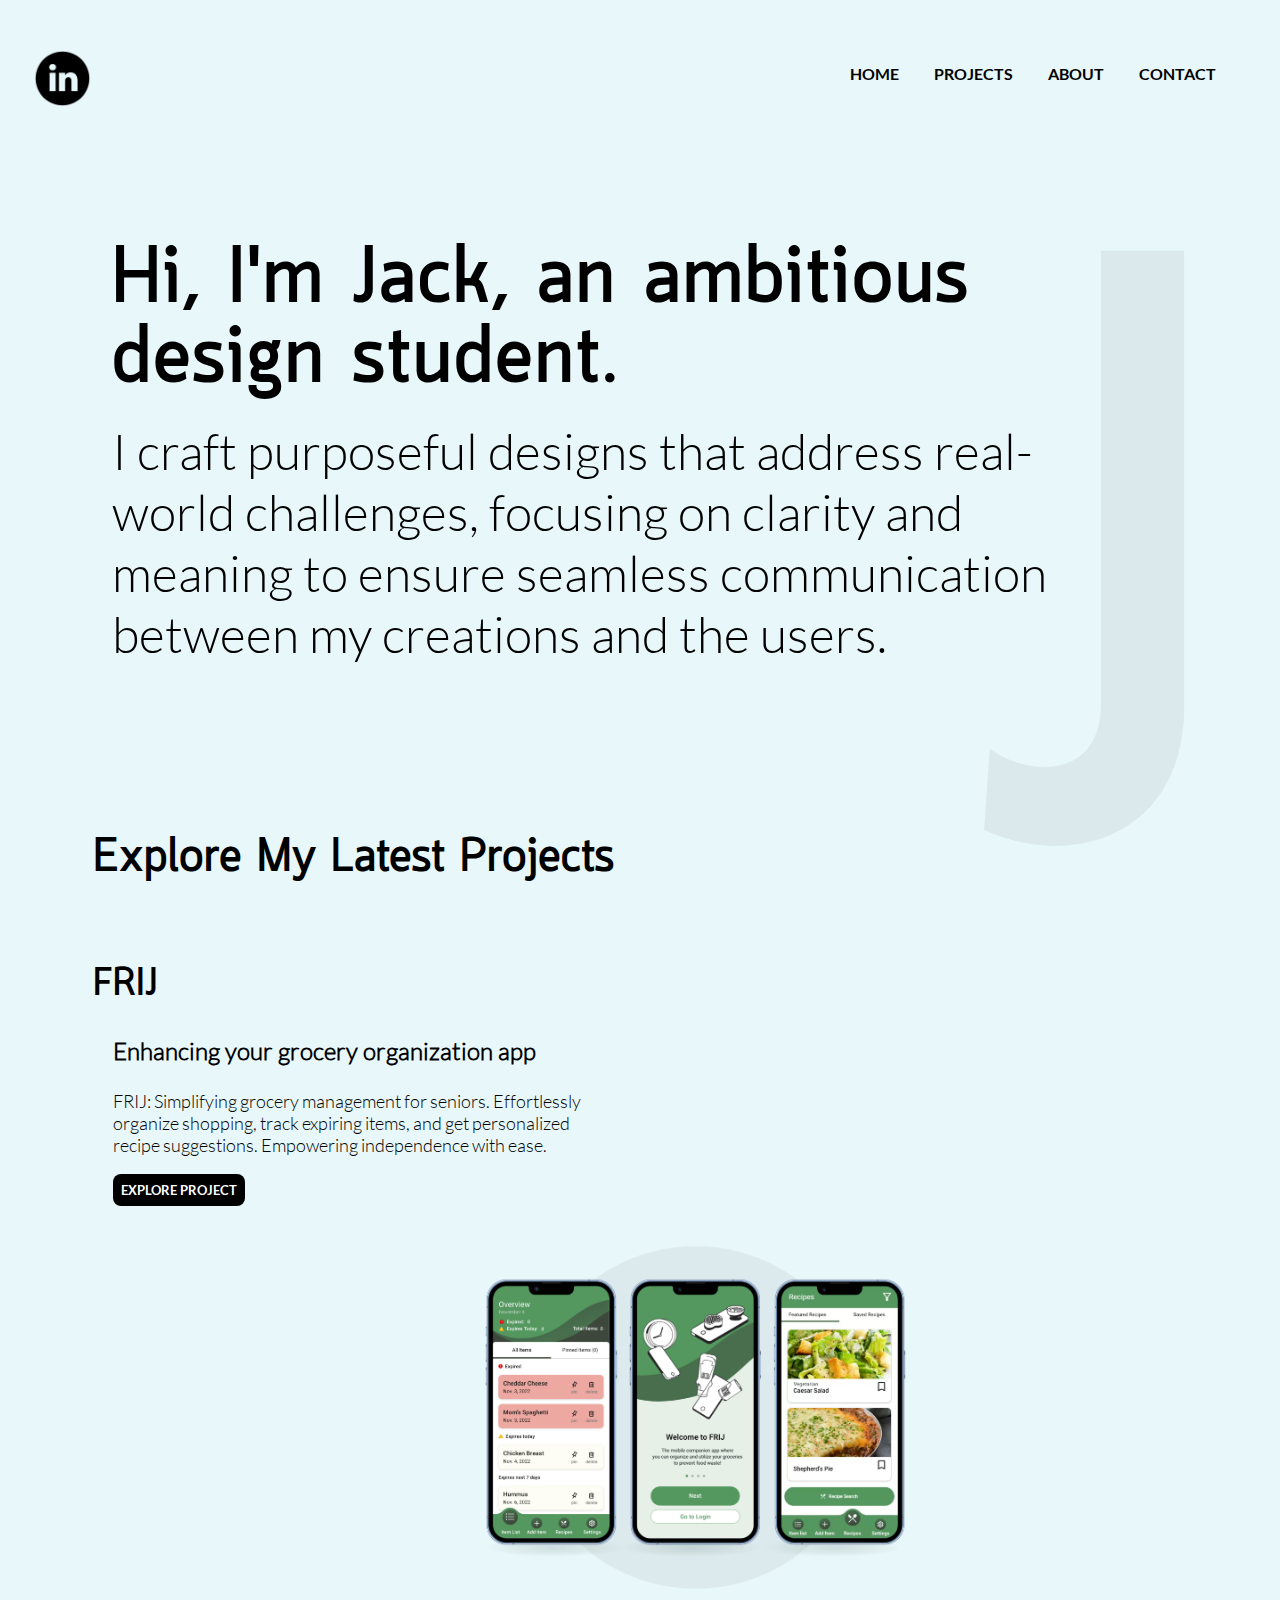
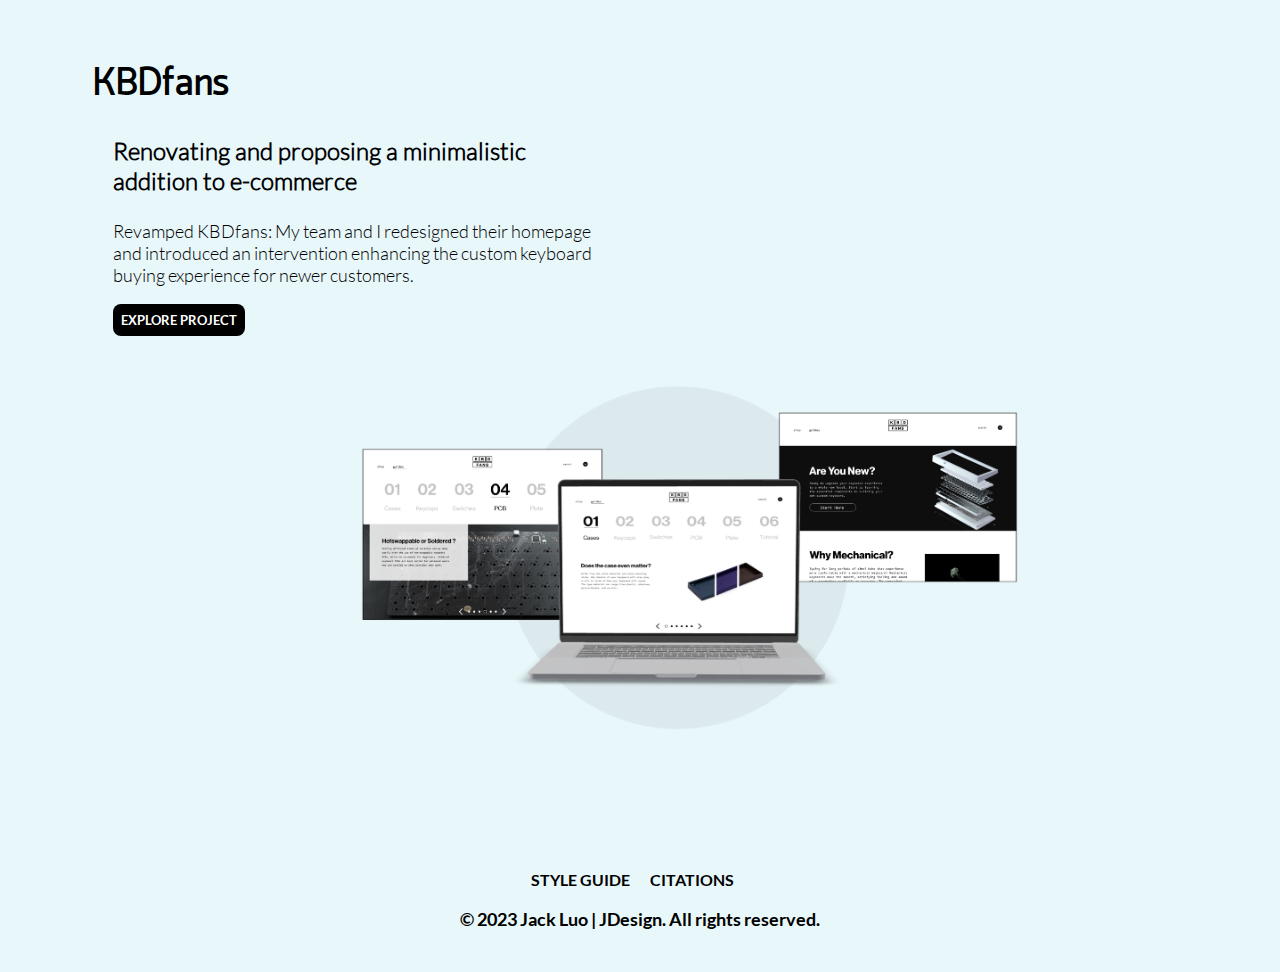
<file: index.html>
<!DOCTYPE html>
<html lang="en">

<head>
    <meta charset="UTF-8">
    <meta name="viewport" content="width=device-width, initial-scale=1.0">

    <title>JDesign•JLuo</title>

    <link href="css/style.css" rel="stylesheet"/>
</head>

<body>
    <header>
        <a href="https://www.linkedin.com/in/jack-yong-fu-luo/">
            <img class="icon" src="assets/linkedin_icon.png" alt="linkedin_logo">
        </a>
        <nav class="main-navigation">
			<a href="index.html?opacityTransition=true">home</a> <!-- This ?opacityTransition=true adds a query parameter, for javascript to check -->
			<a href="index.html#projects">projects</a>
			<a href="about.html?opacityTransition=true">about</a>
			<a href="contact.html?opacityTransition=true">contact</a>
		</nav>
    </header>

    <div class="background_watermark">
        <h1 class="background">J</h1>
    </div>

    <div class="introduction">
        <h1 class="introduction">Hi, I'm Jack, an ambitious design student.</h1>
            <p class="introduction">I craft purposeful designs that address real-world
                challenges, focusing on clarity and meaning to 
                ensure seamless communication between my creations and the users.</p>
    </div>

    <section id="projects" class="container">
        <h1>Explore My Latest Projects</h1>
    </section>

    <section class="container">
        <h2 class="project_title">FRIJ</h2>
        <div class="project">
            <div class="project_box1">
                <h3>Enhancing your grocery organization app</h3>
                <p>FRIJ: Simplifying grocery management for seniors. Effortlessly organize shopping, track expiring items,
                    and get personalized recipe suggestions. Empowering independence with ease.</p>
                <button><a class="button" href="project_one_FRIJ.html?opacityTransition=true">EXPLORE PROJECT</a></button>
            </div>
            <div class="project_box2">
                <a href="project_one_FRIJ.html?opacityTransition=true"><img class="frij" src="assets/frij_homepage.png"></a>
            </div>
        </div>
    </section>

    <section class="container">
        <h2 class="project_title">KBDfans</h2>
        <div class="project">
            <div class="project_box1">
                <h3>Renovating and proposing a minimalistic addition to e-commerce</h3>
                <p>Revamped KBDfans: My team and I redesigned their homepage and introduced an intervention enhancing the
                    custom keyboard buying experience for newer customers.</p>
                <button><a class="button" href="project_two_KBDfans.html?opacityTransition=true">EXPLORE PROJECT</a></button>
            </div>
            <div class="project_box2">
                <a href="project_two_KBDfans.html?opacityTransition=true"><img class="kbd" src="assets/kbdfans_homepage.png"></a>
            </div>
        </div>
    </section>

    <footer>
        <a class="footer" href="style_guide.html?opacityTransition=true">style guide</a>
        <a class="footer" href="citations.html?opacityTransition=true">citations</a>
		<p class="footer">&copy; 2023 Jack Luo | JDesign. All rights reserved.</p>
	</footer>

    <!-- Referenced from: https://www.freecodecamp.org/news/how-to-make-a-custom-mouse-cursor-with-css-and-javascript/ -->
    <script>
        // Get a reference to the body element
        const body = document.body;
    
        // Get references to all links and images on the page
        const links = document.querySelectorAll('a');
        const images = document.querySelectorAll('img');
    
        // Set the default cursor
        body.style.cursor = 'url("assets/circle_cursor.png"), auto';
    
        // Add event listeners for links and images to change cursor on hover
        links.forEach(link => {
            link.addEventListener('mouseover', () => {
                body.style.cursor = 'url("assets/square_cursor.png"), pointer';
            });
            link.addEventListener('mouseout', () => {
                body.style.cursor = 'url("assets/circle_cursor.png"), auto';
            });
        });
    
        images.forEach(image => {
            image.addEventListener('mouseover', () => {
                body.style.cursor = 'url("assets/square_cursor.png"), pointer';
            });
            image.addEventListener('mouseout', () => {
                body.style.cursor = 'url("assets/circle_cursor.png"), auto';
            });
        });
    </script>

    <!-- Background Opacity Change from: https://stackoverflow.com/questions/8449933/how-to-transition-css-display-opacity-properties and https://stackoverflow.com/questions/35805052/trying-to-trigger-a-css-transition-using-javascript-->
    <script>
        document.addEventListener("DOMContentLoaded", function () {
            const queryParams = new URLSearchParams(window.location.search);
            const opacityTransition = queryParams.get("opacityTransition");

            if (opacityTransition === "true") {
                // Function to change background opacity
                function changeBackgroundOpacity(newOpacity) {
                    document.body.style.backgroundColor = `rgba(232, 247, 250, ${newOpacity})`;
                }

                changeBackgroundOpacity(0.5); // Reduce opacity initially

                setTimeout(function () {
                    let opacityValue = 0.5;
                    const opacityChangeInterval = setInterval(function () {
                        opacityValue += 0.01; // Incrementally increase opacity
                        changeBackgroundOpacity(opacityValue);
                        if (opacityValue >= 1) {
                            clearInterval(opacityChangeInterval);
                        }
                    }, 10); // Interval for gradual opacity change
                }, 1000); // Delay opacity change
            }
        });
    </script>
</body>
</html>
</file>
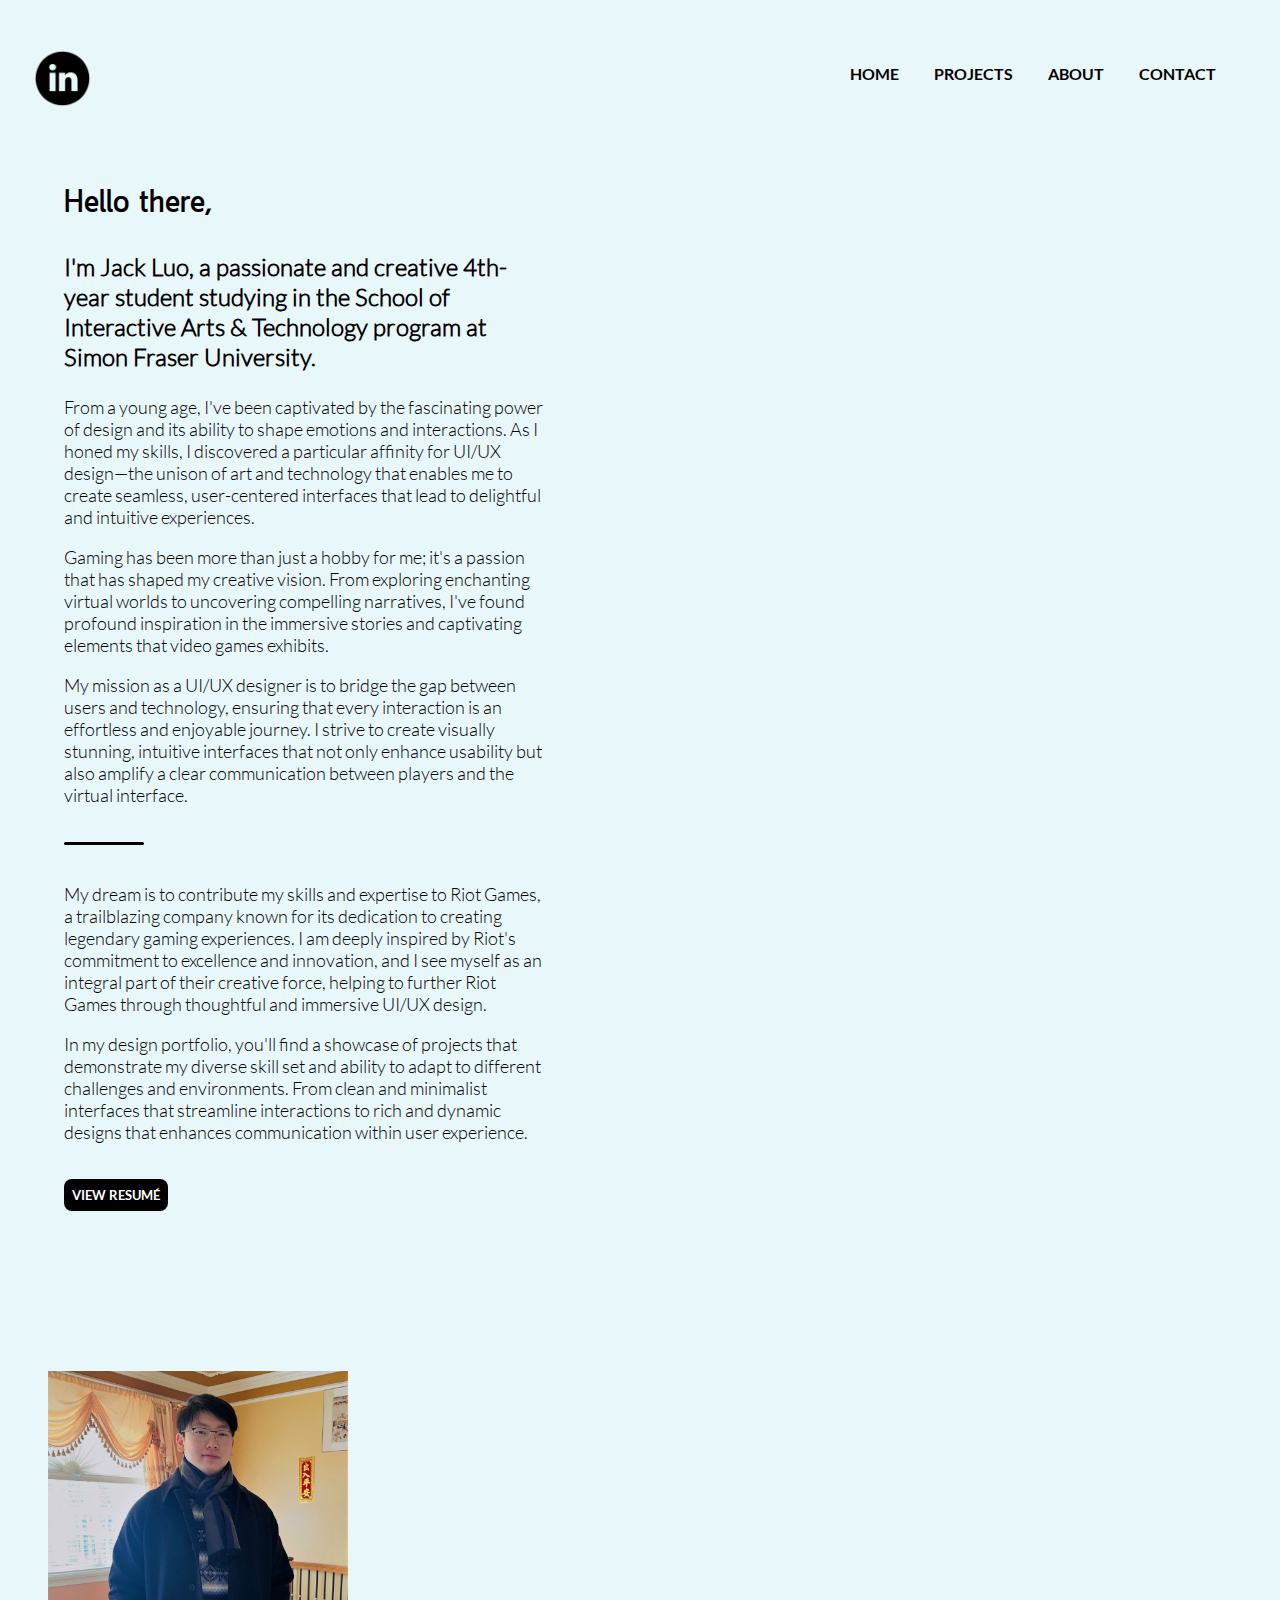
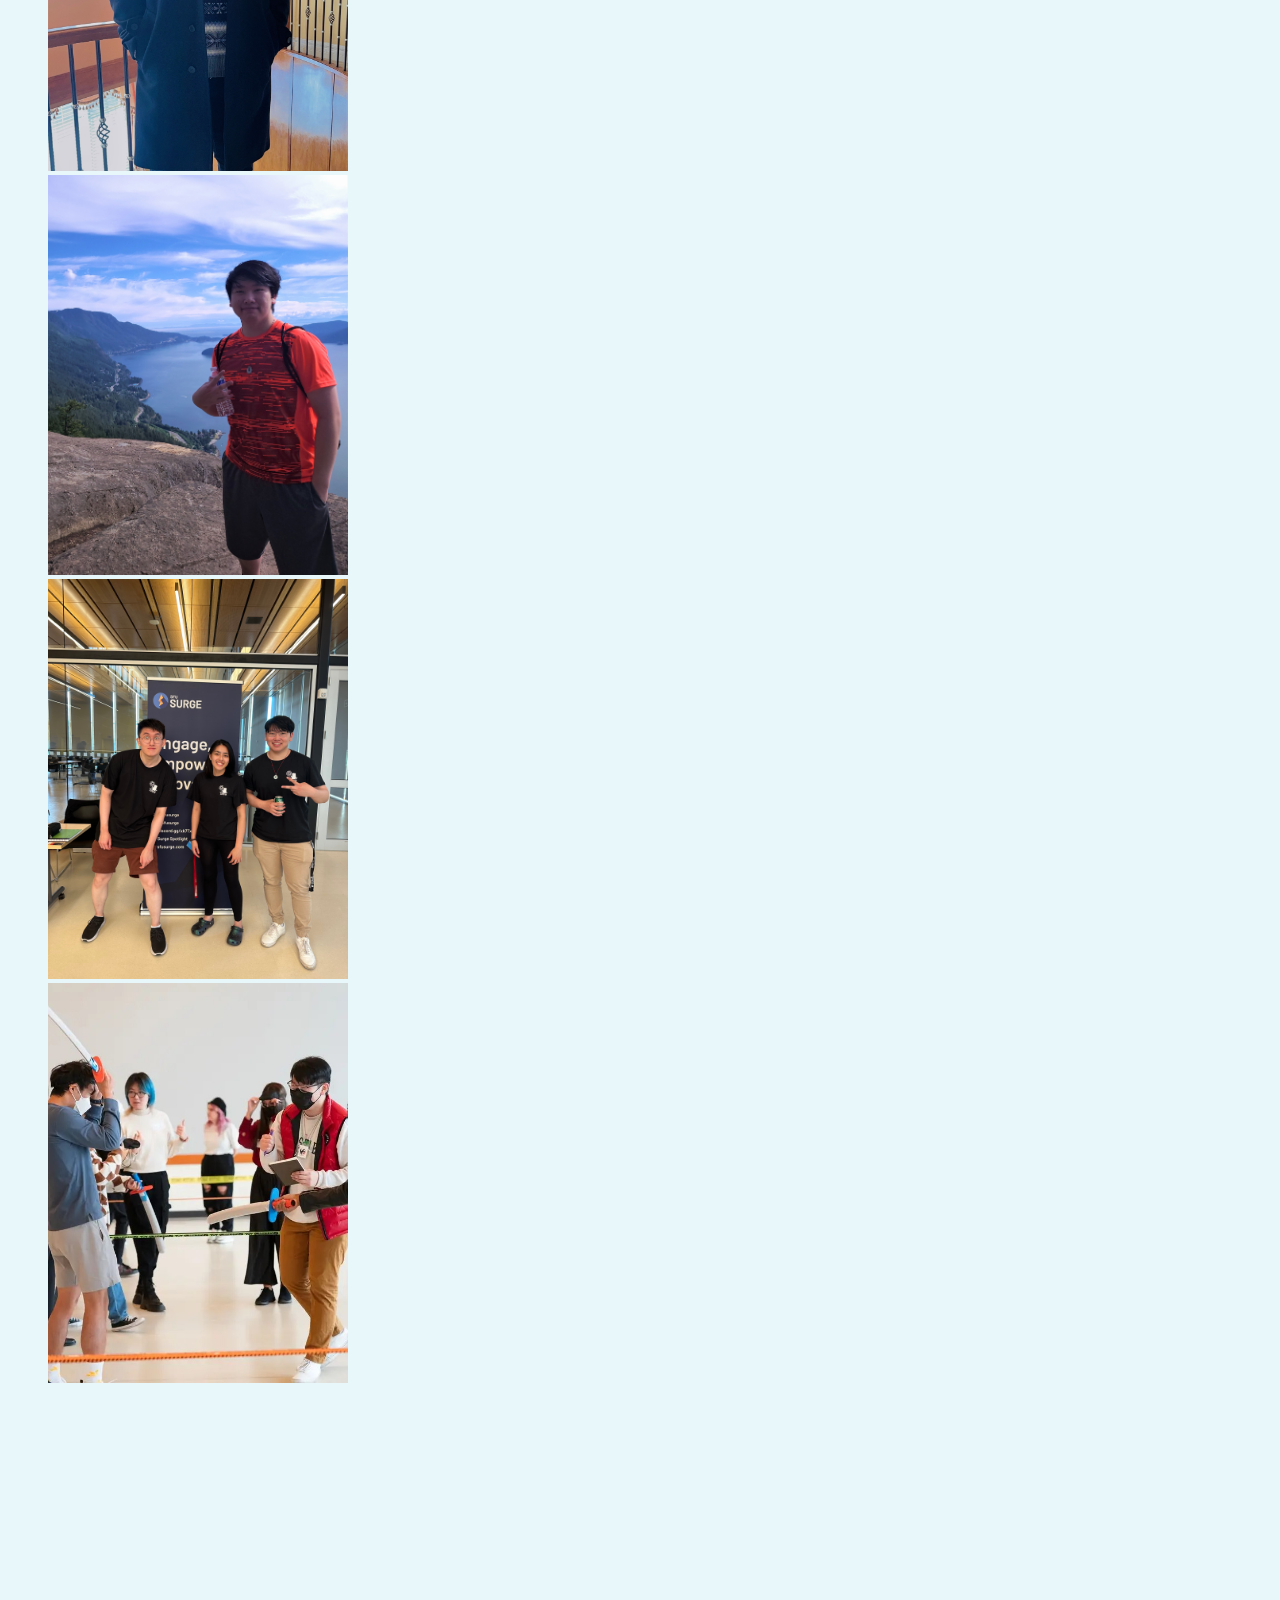
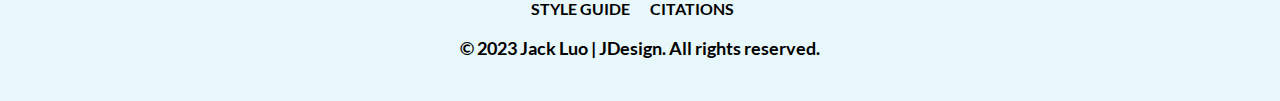
<file: about.html>
<!DOCTYPE html>
<html lang="en">

<head>
    <meta charset="UTF-8">
    <meta name="viewport" content="width=device-width, initial-scale=1.0">

    <title>JDesign•About</title>

    <link href="css/style.css" rel="stylesheet"/>
</head>

<body>
    <header>
        <a href="https://www.linkedin.com/in/jack-yong-fu-luo/">
            <img class="icon" src="assets/linkedin_icon.png" alt="linkedin_logo">
        </a>
        <nav class="main-navigation">
			<a href="index.html?opacityTransition=true">home</a>
			<a href="index.html#projects">projects</a>
			<a href="about.html?opacityTransition=true">about</a>
			<a href="contact.html?opacityTransition=true">contact</a>
		</nav>
    </header>

    <div class="about_container">
        <div class="left_container">
            <h2>Hello there,</h2>
            <h3>I'm Jack Luo, a passionate and creative 4th-year student studying 
                in the School of Interactive Arts & Technology program at 
                Simon Fraser University.</h3>
            <p>From a young age, I've been captivated by the fascinating power of design and its ability to shape emotions and interactions. As I honed my skills, I discovered a particular affinity for UI/UX design—the unison of art and technology that enables me to create seamless, user-centered interfaces that lead to delightful and intuitive experiences.</p>
            <p>Gaming has been more than just a hobby for me; it's a passion that has shaped my creative vision. From exploring enchanting virtual worlds to uncovering compelling narratives, I've found profound inspiration in the immersive stories and captivating elements that video games exhibits.</p>
            <p>My mission as a UI/UX designer is to bridge the gap between users and technology, ensuring that every interaction is an effortless and enjoyable journey. I strive to create visually stunning, intuitive interfaces that not only enhance usability but also amplify a clear communication between players and the virtual interface.</p>
            <br>
            <div class="line"></div>
            <p>My dream is to contribute my skills and expertise to Riot Games, a trailblazing company known for its dedication to creating legendary gaming experiences. I am deeply inspired by Riot's commitment to excellence and innovation, and I see myself as an integral part of their creative force, helping to further Riot Games through thoughtful and immersive UI/UX design.</p>
            <p>In my design portfolio, you'll find a showcase of projects that demonstrate my diverse skill set and ability to adapt to different challenges and environments. From clean and minimalist interfaces that streamline interactions to rich and dynamic designs that enhances communication within user experience.</p>
            <br>
            <button><a class="button" href="#">VIEW RESUMÉ</a></button>
        </div>

        <div class="right_container">
            <div>
                <img class="about" src="assets/self_img1.jpg" alt="Image1 of Jack">
                <img class="about" src="assets/self_img2.jpg" alt="Image2 of Jack">
            </div>
            <div>
                <img class="about" src="assets/self_img3.jpg" alt="Image3 of Jack">
                <img class="about" src="assets/self_img4.jpg" alt="Image4 of Jack">
            </div>
        </div>
    </div>

    <footer>
        <a class="footer" href="style_guide.html?opacityTransition=true">style guide</a>
        <a class="footer" href="citations.html?opacityTransition=true">citations</a>
		<p class="footer">&copy; 2023 Jack Luo | JDesign. All rights reserved.</p>
	</footer>

    <script>
        document.addEventListener("DOMContentLoaded", function () {
            const queryParams = new URLSearchParams(window.location.search);
            const opacityTransition = queryParams.get("opacityTransition");

            if (opacityTransition === "true") {
                // Function to change background opacity
                function changeBackgroundOpacity(newOpacity) {
                    document.body.style.backgroundColor = `rgba(232, 247, 250, ${newOpacity})`;
                }

                changeBackgroundOpacity(0.5); // Reduce opacity initially

                setTimeout(function () {
                    let opacityValue = 0.5;
                    const opacityChangeInterval = setInterval(function () {
                        opacityValue += 0.01; // Incrementally increase opacity
                        changeBackgroundOpacity(opacityValue);
                        if (opacityValue >= 1) {
                            clearInterval(opacityChangeInterval);
                        }
                    }, 10); // Interval for gradual opacity change
                }, 1000); // Delay opacity change
            }
        });
    </script>
</body>
</html>
</file>
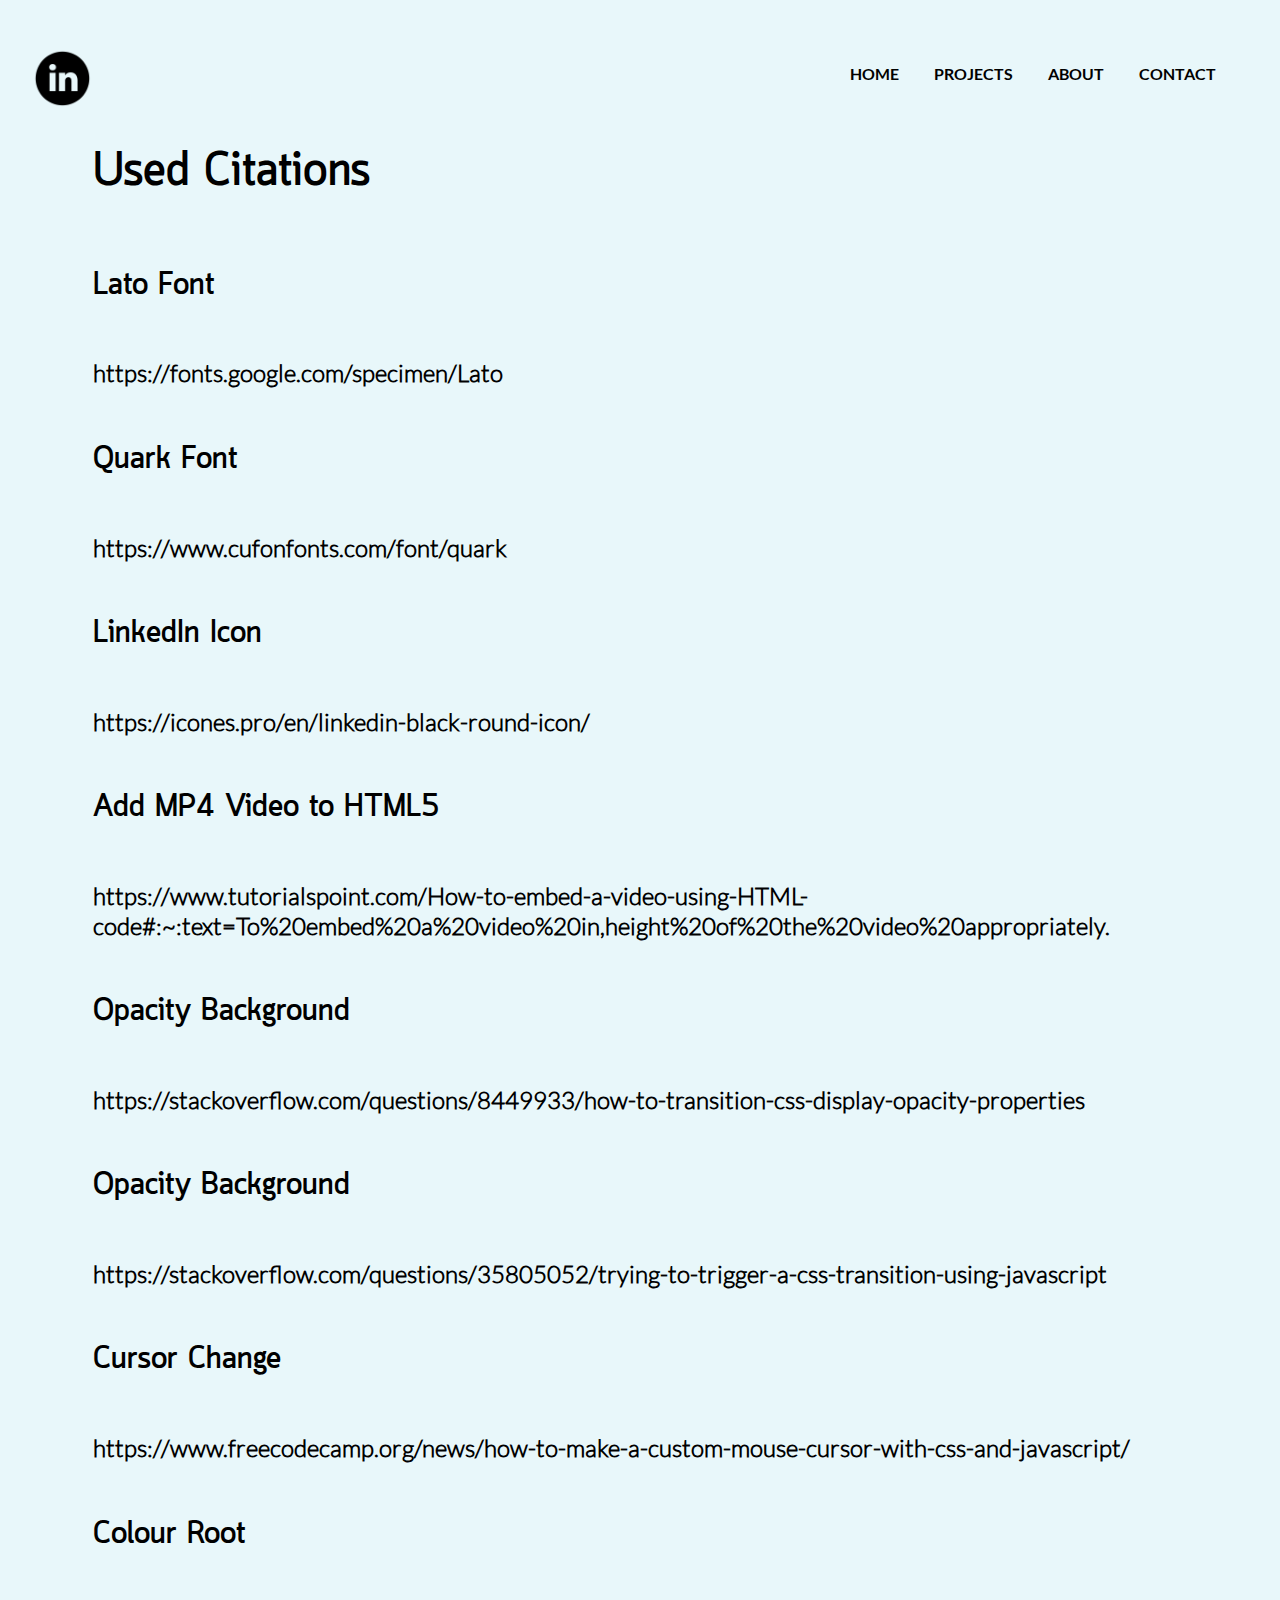
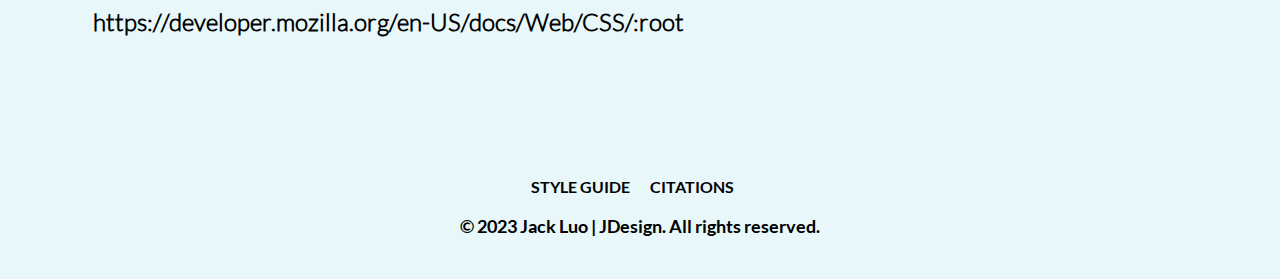
<file: citations.html>
<!DOCTYPE html>
<html lang="en">

<head>
    <meta charset="UTF-8">
    <meta name="viewport" content="width=device-width, initial-scale=1.0">

    <title>JDesign•Citations</title>

    <link href="css/style.css" rel="stylesheet"/>
</head>

<body>
    <header>
        <a href="https://www.linkedin.com/in/jack-yong-fu-luo/">
            <img class="icon" src="assets/linkedin_icon.png" alt="linkedin_logo">
        </a>
        <nav class="main-navigation">
			<a href="index.html?opacityTransition=true">home</a>
			<a href="index.html#projects">projects</a>
			<a href="about.html?opacityTransition=true">about</a>
			<a href="contact.html?opacityTransition=true">contact</a>
		</nav>
    </header>

    <section id="projects" class="container">
        <h1>Used Citations</h1>

        <h2>Lato Font</h2><h3>https://fonts.google.com/specimen/Lato</h3>
        <h2>Quark Font</h2><h3>https://www.cufonfonts.com/font/quark</h3>
        <h2>LinkedIn Icon</h2><h3>https://icones.pro/en/linkedin-black-round-icon/</h3>
        <h2>Add MP4 Video to HTML5</h2><h3>https://www.tutorialspoint.com/How-to-embed-a-video-using-HTML-code#:~:text=To%20embed%20a%20video%20in,height%20of%20the%20video%20appropriately.</h3>
        <h2>Opacity Background</h2><h3>https://stackoverflow.com/questions/8449933/how-to-transition-css-display-opacity-properties</h3>
        <h2>Opacity Background</h2><h3>https://stackoverflow.com/questions/35805052/trying-to-trigger-a-css-transition-using-javascript</h3>
        <h2>Cursor Change</h2><h3>https://www.freecodecamp.org/news/how-to-make-a-custom-mouse-cursor-with-css-and-javascript/</h3>
        <h2>Colour Root</h2><h3>https://developer.mozilla.org/en-US/docs/Web/CSS/:root</h3>
    </section>

    <footer>
        <a class="footer" href="style_guide.html?opacityTransition=true">style guide</a>
        <a class="footer" href="citations.html?opacityTransition=true">citations</a>
		<p class="footer">&copy; 2023 Jack Luo | JDesign. All rights reserved.</p>
	</footer>

    <script>
        document.addEventListener("DOMContentLoaded", function () {
            const queryParams = new URLSearchParams(window.location.search);
            const opacityTransition = queryParams.get("opacityTransition");

            if (opacityTransition === "true") {
                // Function to change background opacity
                function changeBackgroundOpacity(newOpacity) {
                    document.body.style.backgroundColor = `rgba(232, 247, 250, ${newOpacity})`;
                }

                changeBackgroundOpacity(0.5); // Reduce opacity initially

                setTimeout(function () {
                    let opacityValue = 0.5;
                    const opacityChangeInterval = setInterval(function () {
                        opacityValue += 0.01; // Incrementally increase opacity
                        changeBackgroundOpacity(opacityValue);
                        if (opacityValue >= 1) {
                            clearInterval(opacityChangeInterval);
                        }
                    }, 10); // Interval for gradual opacity change
                }, 1000); // Delay opacity change
            }
        });
    </script>
</body>
</html>
</file>
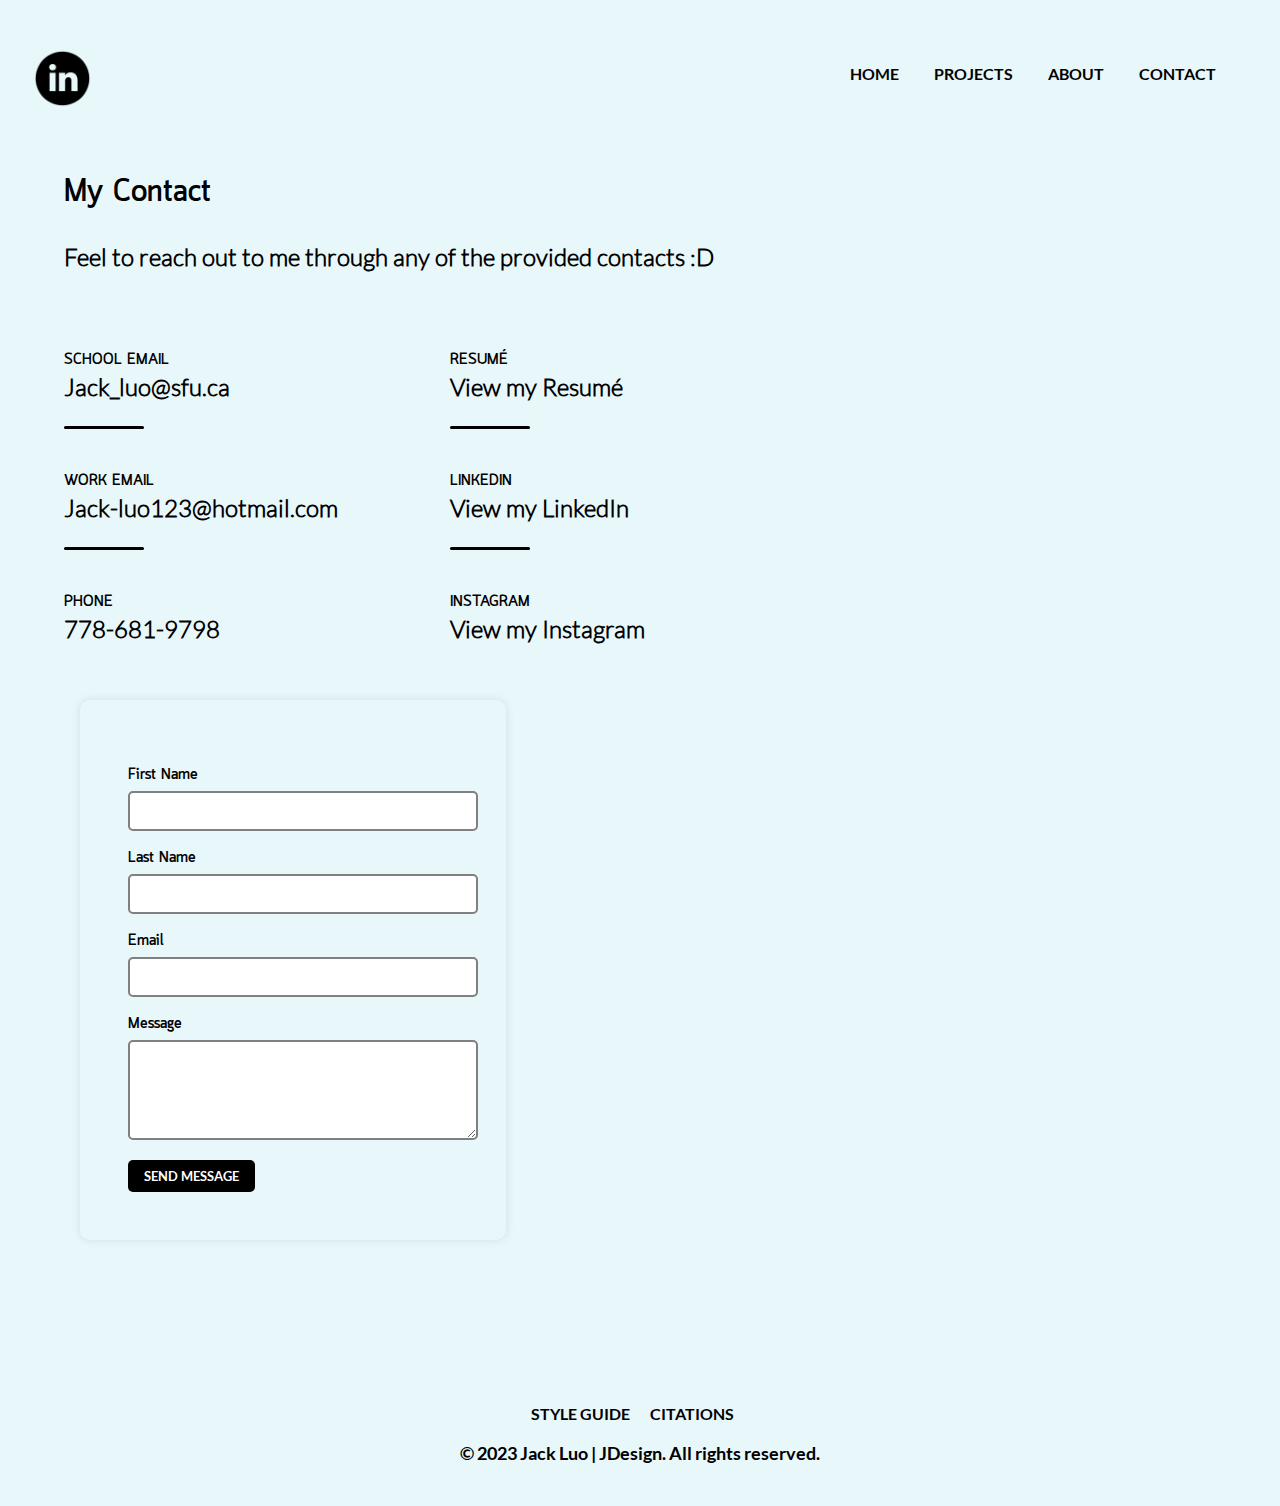
<file: contact.html>
<!DOCTYPE html>
<html lang="en">

<head>
    <meta charset="UTF-8">
    <meta name="viewport" content="width=device-width, initial-scale=1.0">

    <title>JDesign•Contact</title>

    <link href="css/style.css" rel="stylesheet"/>
</head>

<body>
    <header>
        <a href="https://www.linkedin.com/in/jack-yong-fu-luo/">
            <img class="icon" src="assets/linkedin_icon.png" alt="linkedin_logo">
        </a>
        <nav class="main-navigation">
			<a href="index.html?opacityTransition=true">home</a>
			<a href="index.html#projects">projects</a>
			<a href="about.html?opacityTransition=true">about</a>
			<a href="contact.html?opacityTransition=true">contact</a>
		</nav>
    </header>

    <h2 class="contact">My Contact</h2>
    <h3 class="contact_sentence">Feel to reach out to me through any of the provided contacts :D</h3>
    <div class="contact_container">
        <div class="contact_box1">
            <h4 class="contact">SCHOOL EMAIL</h4>
            <h3>Jack_luo@sfu.ca</h3>
            <div class="line"></div>
            <h4 class="contact">WORK EMAIL</h4>
            <h3>Jack-luo123@hotmail.com</h3>
            <div class="line"></div>
            <h4 class="contact">PHONE</h4>
            <h3>778-681-9798</h3>
        </div>
        <div class="contact_box2">
            <h4 class="contact">RESUMÉ</h4>
            <a href="#">
                <h3 class="contact">View my Resumé</h3>
            </a>
            <div class="line"></div>
            <h4 class="contact">LINKEDIN</h4>
            <a href="https://www.linkedin.com/in/jack-yong-fu-luo/">
                <h3 class="contact">View my LinkedIn</h3>
            </a>
            <div class="line"></div>
            <h4 class="contact">INSTAGRAM</h4>
            <a href="https://www.instagram.com/jack._.luo/">
                <h3 class="contact">View my Instagram</h3>
            </a>
        </div>

        <div class="contact_form">
            <form action="contact.html" method="post">
                <label for="first-name">First Name</label>
                <input type="text" id="first-name" name="first-name" required>
    
                <label for="last-name">Last Name</label>
                <input type="text" id="last-name" name="last-name" required>
        
                <label for="email">Email</label>
                <input type="email" id="email" name="email" required>
        
                <label for="message">Message</label>
                <textarea id="message" name="message" rows="4" required></textarea>
        
                <button type="submit">SEND MESSAGE</button>
            </form>
        </div>
    </div>

    <footer>
        <a class="footer" href="style_guide.html?opacityTransition=true">style guide</a>
        <a class="footer" href="citations.html?opacityTransition=true">citations</a>
		<p class="footer">&copy; 2023 Jack Luo | JDesign. All rights reserved.</p>
	</footer>

    <script>
        document.addEventListener("DOMContentLoaded", function () {
            const queryParams = new URLSearchParams(window.location.search);
            const opacityTransition = queryParams.get("opacityTransition");

            if (opacityTransition === "true") {
                // Function to change background opacity
                function changeBackgroundOpacity(newOpacity) {
                    document.body.style.backgroundColor = `rgba(232, 247, 250, ${newOpacity})`;
                }

                changeBackgroundOpacity(0.5); // Reduce opacity initially

                setTimeout(function () {
                    let opacityValue = 0.5;
                    const opacityChangeInterval = setInterval(function () {
                        opacityValue += 0.01; // Incrementally increase opacity
                        changeBackgroundOpacity(opacityValue);
                        if (opacityValue >= 1) {
                            clearInterval(opacityChangeInterval);
                        }
                    }, 10); // Interval for gradual opacity change
                }, 1000); // Delay opacity change
            }
        });
    </script>
</body>
</html>
</file>
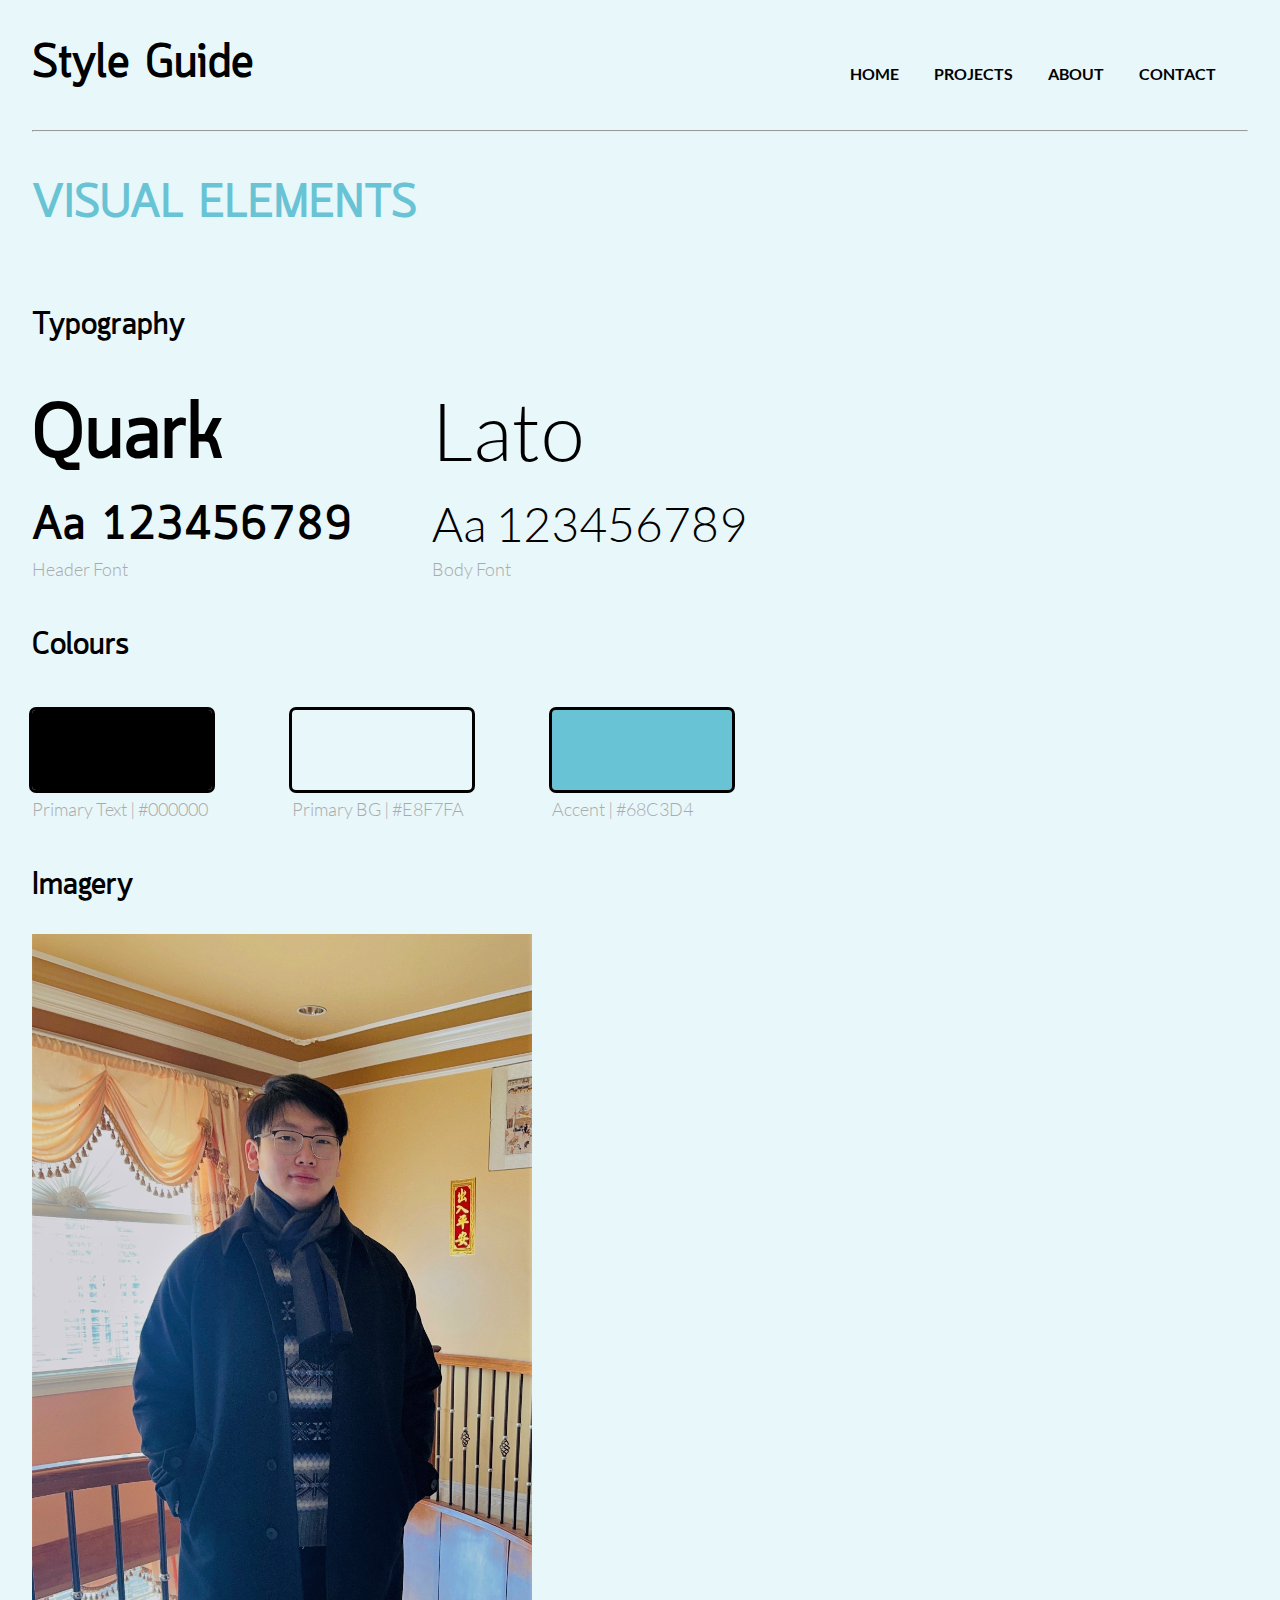
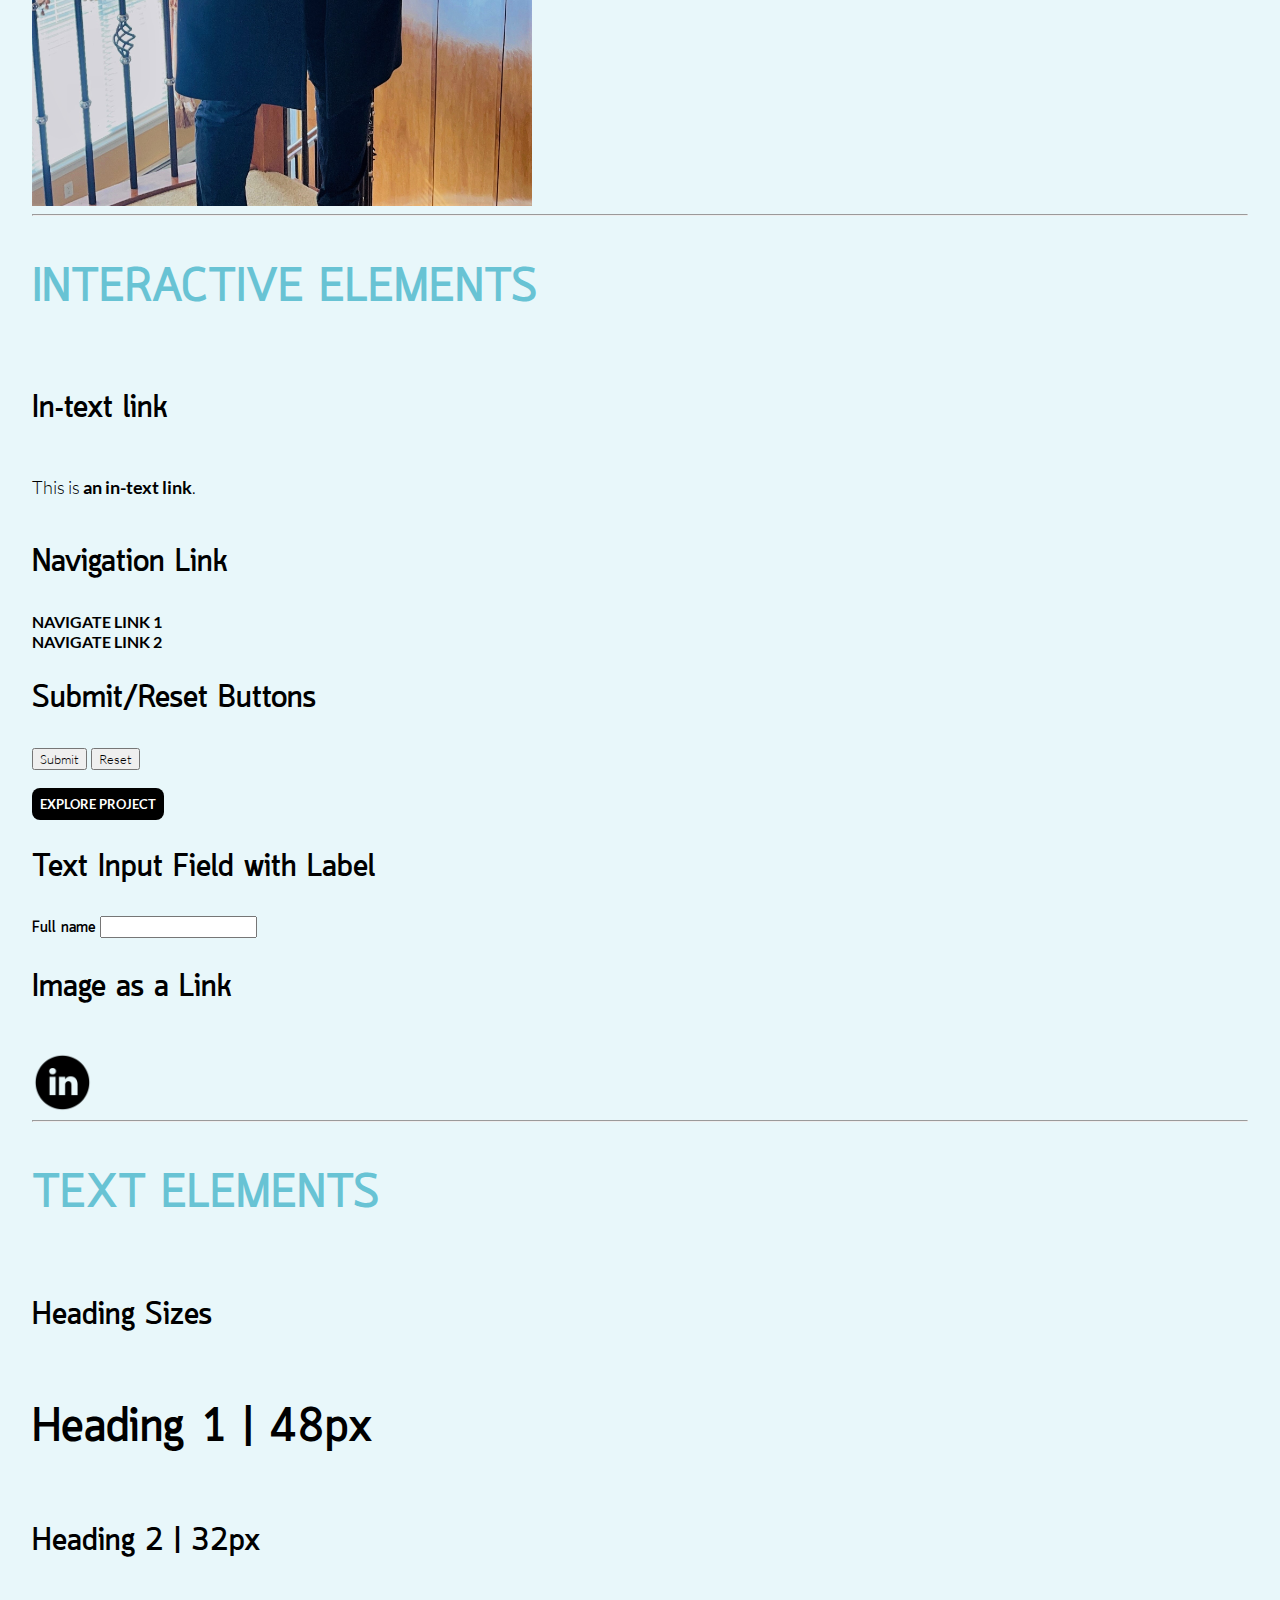
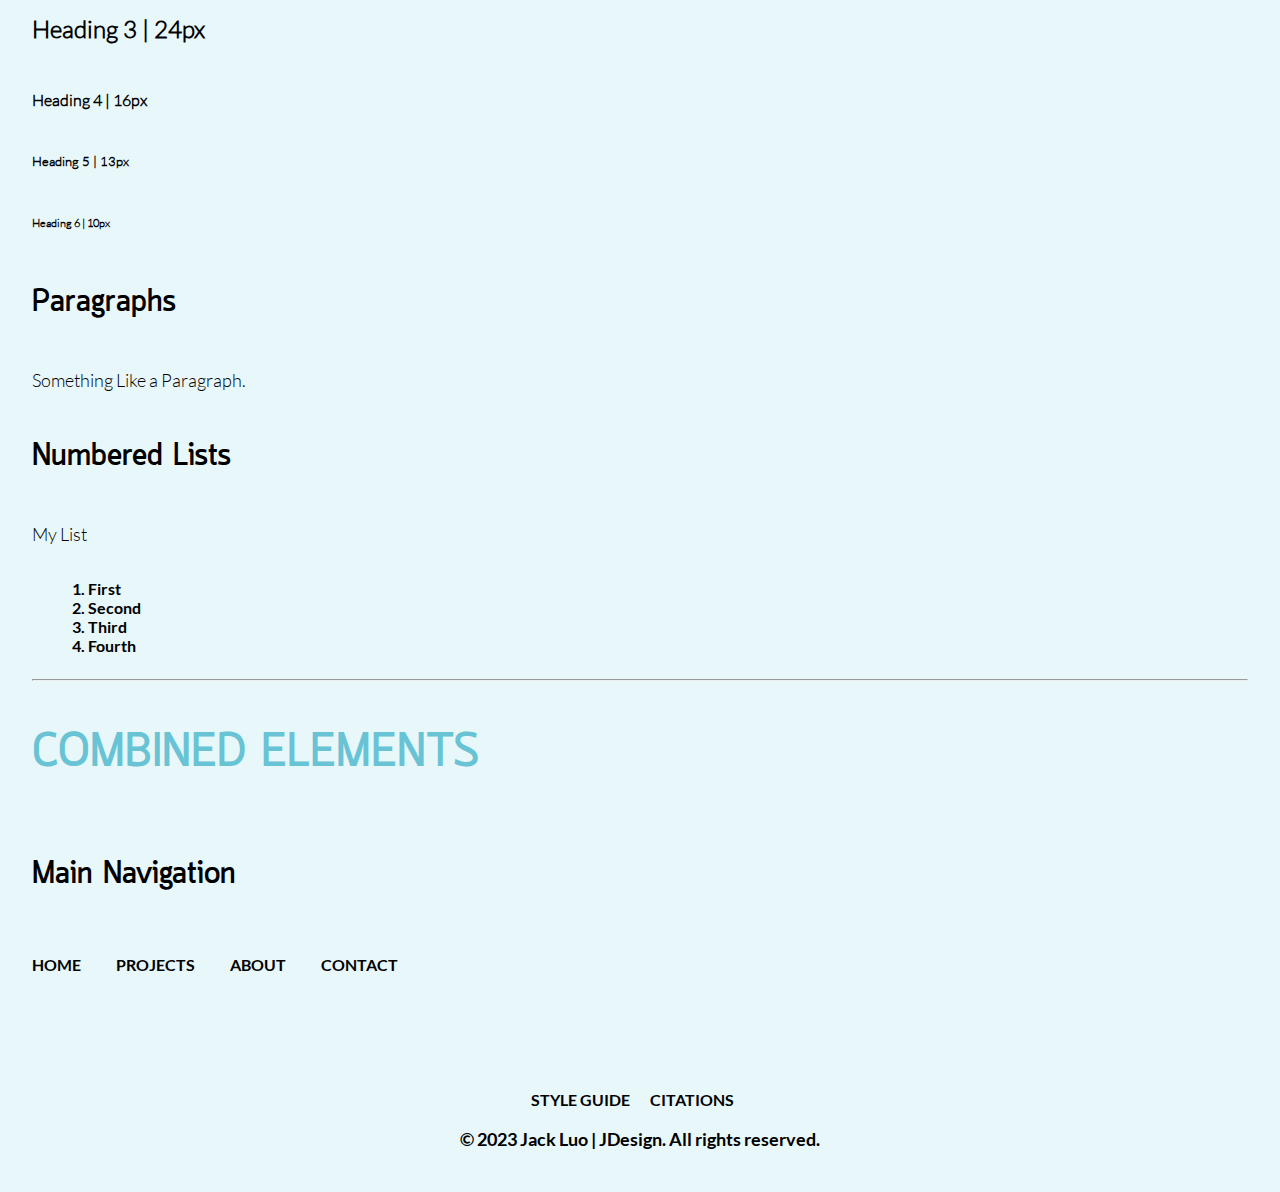
<file: style_guide.html>
<!DOCTYPE html>
<html>

<head>

	<meta charset="UTF-8">
	<meta name="viewport" content="width=device-width, initial-scale=1.0">

	<title>JDesign•Style Guide</title>
	<link href="css/style.css" rel="stylesheet" />

</head>

<body>

	<header>
		<nav class="main-navigation">
			<a href="index.html?opacityTransition=true">home</a>
			<a href="index.html#projects">projects</a>
			<a href="about.html?opacityTransition=true">about</a>
			<a href="contact.html?opacityTransition=true">contact</a>
		</nav>
		<h1>Style Guide</h1>
	</header>

	<hr>

	<section id="visual_elements">
		<h2 class="style_guide">visual elements</h2>

		<h2>Typography</h2>
		<div class="block-container">
			<div class="block-item">
				<p class="header-font">Quark</p>
				<p class="header-font-example">Aa 123456789</p>
				<p class="component-detail">Header Font</p>
			</div>
			<div class="block-item">
				<p class="body-font">Lato</p>
				<p class="body-font-example">Aa 123456789</p>
				<p class="component-detail">Body Font</p>
			</div>
		</div>

		<h2>Colours</h2>
		<div class="block-container">
			<div class="block-item">
				<div class="swatch" id="primary-text"></div>
				<p class="swatch-detail">Primary Text | #000000</p>
			</div>
			<div class="block-item">
				<div class="swatch" id="secondary-bg"></div>
				<p class="swatch-detail">Primary BG | #E8F7FA</p>
			</div>
			<div class="block-item">
				<div class="swatch" id="accent"></div>
				<p class="swatch-detail">Accent | #68C3D4</p>
			</div>
		</div>
		<section>
			<h2>Imagery</h2>
			<img src="assets/self_img1.jpg" width="500px">
		</section>
	</section>

	<hr>

	<section id="interactive_elements">
		<h2 class="style_guide">Interactive Elements</h2>
		<section>
			<h2>In-text link</h2>
			<p>This is <a href="style_guide.html">an in-text link</a>.</p>
		</section>
		<section>
			<h2>Navigation Link</h2>
			<nav>
				<a href="style_guide.html">NAVIGATE LINK 1</a> <br>
				<a href="style_guide.html">NAVIGATE LINK 2</a>

			</nav>
		</section>
		<section>
			<h2>Submit/Reset Buttons</h2>
			<form>
				<input type="submit">
				<input type="reset">
			</form>
			<br>
			<button>EXPLORE PROJECT</button>
		</section>
		<section>
			<h2>Text Input Field with Label</h2>
			<form>
				<label for="field-1">Full name</label>
				<input type="text" id="field-1">
			</form>
		</section>
		<section>
			<h2>Image as a Link</h2>
			<a href="https://www.linkedin.com/in/jack-yong-fu-luo/">
				<img class="icon" src="assets/linkedin_icon.png" alt="linkedin_logo">
			</a>
		</section>
	</section>

	<hr />

	<section id="text_elements">
		<h2 class="style_guide">Text Elements</h2>
		<section>
			<h2>Heading Sizes</h2>
			<h1>Heading 1 | 48px</h1>
			<h2>Heading 2 | 32px</h2>
			<h3>Heading 3 | 24px</h3>
			<h4>Heading 4 | 16px</h4>
			<h5>Heading 5 | 13px</h5>
			<h6>Heading 6 | 10px</h6>
		</section>
		<section>
			<h2>Paragraphs</h2>
			<p>Something Like a Paragraph.</p>
		</section>
		<section>
			<h2>Numbered Lists</h2>
			<p>My List</p>
			<ol>
				<li>First</li>
				<li>Second</li>
				<li>Third</li>
				<li>Fourth</li>
			</ol>
		</section>
	</section>

	<hr>

	<section id="combined_elements">
		<h2 class="style_guide">Combined Elements</h2>

		<section>
			<h2>Main Navigation</h2>

			<nav class="main-navigation styleguide">
				<a href="index.html">home</a>
				<a href="index.html#projects">projects</a>
				<a href="about.html">about</a>
				<a href="contact.html">contact</a>
			</nav>

		</section>
	</section>

	<footer>
		<a class="footer" href="style_guide.html?opacityTransition=true">style guide</a>
		<a class="footer" href="citations.html?opacityTransition=true">citations</a>
		<p class="footer">&copy; 2023 Jack Luo | JDesign. All rights reserved.</p>
	</footer>

	<script>
        document.addEventListener("DOMContentLoaded", function () {
            const queryParams = new URLSearchParams(window.location.search);
            const opacityTransition = queryParams.get("opacityTransition");

            if (opacityTransition === "true") {
                // Function to change background opacity
                function changeBackgroundOpacity(newOpacity) {
                    document.body.style.backgroundColor = `rgba(232, 247, 250, ${newOpacity})`;
                }

                changeBackgroundOpacity(0.5); // Reduce opacity initially

                setTimeout(function () {
                    let opacityValue = 0.5;
                    const opacityChangeInterval = setInterval(function () {
                        opacityValue += 0.01; // Incrementally increase opacity
                        changeBackgroundOpacity(opacityValue);
                        if (opacityValue >= 1) {
                            clearInterval(opacityChangeInterval);
                        }
                    }, 10); // Interval for gradual opacity change
                }, 1000); // Delay opacity change
            }
        });
    </script>

</body>
</html>
</file>
<file: css/style.css>
/* :root referenced from: https://developer.mozilla.org/en-US/docs/Web/CSS/:root */
/* Colour Settings */
:root {
	--primary-bg-colour: #E8F7FA;    /* Soft Mint Blue*/
	--primary-text-colour: #000000;  /* Black */
	--accent-colour: #68c3D4;        /* Sky Blue */
	--neutral-colour: white;		 /* White */
}

/* Fonts Setting */
@font-face {
	font-family: "Quark"; /* Font name to use in font-family property */
	src: url("../fonts/Quark-Bold.otf") format('opentype');
}

@font-face {
	font-family: "Lato";
	src: url("../fonts/Lato-Light.ttf") format('truetype');
}

@font-face {
	font-family: "Lato-Bold";
	src: url("../fonts/Lato-Bold.ttf") format('truetype');
}

body {
	margin-left: 2rem;
	margin-right: 2rem;
	padding: 0;
	background-color: var(--primary-bg-colour);
	opacity: 1; /* Full opacity */
  	transition: background-color 1s ease, opacity 1s ease; /* Transition properties */
	cursor: url("../assets/circle_cursor.png"), auto;
}

header {
	display:block;
	margin-top: 2rem;
}

div.introduction {
	max-width: 1000px;
	padding: 5rem;
	text-align: left;
}

h1.introduction {
	font-size: 80px;
	line-height: 1em;
	letter-spacing: 2px;
	margin-bottom: -2rem;
}

p.introduction {
	font-size: 50px;
}

section {
	display:flex;
	flex-direction: column;
	align-items: flex-start;
}

li {
	font-family: "Lato-Bold";
	margin-left: 1rem;
}

p {
	font-family: "Lato";
	font-size: 1.125rem;
}

h1 {
	font-family: "Quark";
	font-size:3rem;
	color: var(--primary-text-colour);
}

h2 {
	font-family: "Quark";
	font-size:2rem;
	color: var(--primary-text-colour);
}

h2.style_guide {
	font-family: "Quark";
	font-size:3rem;
	color:var(--accent-colour);
	text-transform:uppercase;
	margin-top:2rem;
}

h2.project_title {
	font-family: "Quark";
	font-size: 40px;
	color: var(--primary-text-colour);
	margin-bottom:0;
}

h3{
	font-family: "Lato";
	font-size:1.5rem;
	color:var(--primary-text-colour)
}

h4 {
	font-family: "Lato";
	color: var(--primary-text-colour);
}

h5,h6 {
	font-family: "Lato";
	color: var(--primary-text-colour);
}

img {
	max-width:100%;
	display:inline-block;
}

img:hover {
	opacity:50%;
	cursor: url("../assets/square_cursor.png"), pointer;
}

img.icon {
	box-sizing: border-box;
	vertical-align: middle;
	margin-top: 1rem;
	border: 0;
	width:60px;
}

input.field {
	display:block;
}

nav.main-navigation.styleguide {
	float:none;
	display:block;
	font-family: "Lato-Bold";
	text-transform:uppercase;
	margin:auto;
	align-items: right;
}

nav.main-navigation {
	float:right;
	display:block;
	font-family: "Lato-Bold";
	text-transform:uppercase;
	padding-top:2rem;
	margin:auto;
	align-items: right;
}

nav.main-navigation>a {
	text-decoration:none;
	color:#000000;
	margin-right:2rem;
}

nav.main-navigation>a:last-child {
	margin-right:2rem;
}

nav.main-navigation>a:hover {
	color:var(--accent-colour);
	transition:color 0.2s;
}

a {
	font-family: "Lato-Bold";
	text-decoration:none;
	color:#000000;
}

a:hover {
	color:var(--accent-colour);
	transition:color 0.2s;
	cursor: url("../assets/square_cursor.png"), pointer;
}

a.button:hover {
	color:var(--neutral-colour);
}

input {
	font-family: "Lato";
}

label {
	font-family: "Quark";
}

button {
	display:inline-block;
	background-color:var(--primary-text-colour);
	color:white;
	font-family: "Lato-Bold";
	padding:0.5rem;
	border:none;
	border-radius: 0.5rem;
	transition: background-color 0.2s;
}

button>a{
	color:white;
	text-decoration:none;
}

button:hover{
	background-color:var(--accent-colour);
	transition: background-color 0.2s;
}

div.block-container{
	display:flex;
	justify-content: flex-start;
}

div.block-item{
	margin-right:5rem;
}

p.header-font {
	font-family: "Quark", sans-serif;
	font-size:5rem;
	max-height: 4rem;
	margin-top: 0.5rem;
	margin-bottom: 1rem;
}

p.body-font {
	font-family: "Lato", sans-serif;
	font-size:5rem;
	max-height: 4rem;
	margin-top: 0.5rem;
	margin-bottom: 1rem;
}

p.header-font-example {
	font-family: "Quark", sans-serif;
	font-size:3rem;
	max-height: 3rem;	
}

p.body-font-example {
	font-family: "Lato", sans-serif;
	font-size:3rem;
	max-height: 3rem;
}

p.component-detail {
	margin-top:-2rem;
	color:#aaa;
}

div.swatch {
	height:5rem;
	max-width:180px;
	width:180px;
	margin-top:1rem;
	border-radius: 0.25rem;
  	outline: 3px solid black;
}

div.swatch#primary-text {
	background-color:#000000; ;
}
div.swatch#primary-bg {
	background-color:#E8F7FA;
}
div.swatch#accent {
	background-color:#68c3D4;
}

p.swatch-detail {
	margin-top:0.5rem;
	color:#aaa;
}

p.citation {
	padding-left:2rem;
	text-indent:-2rem;
}

a.footer {
	font-family: "Lato-Bold";
	text-transform:uppercase;
	text-decoration:none;
	color:#000000;
	margin-right:1rem;
}

a.footer:hover {
	color:var(--accent-colour);
	transition:color 0.2s;
}

p.footer {
	font-family: "Lato-Bold";
}

footer {
	margin-top: 100px;
	max-width: 100%;
	color: black;
	text-align: center;
	padding: 1rem;
}

section.container {
	max-width: 90%;
    margin: 0 auto; /* Center the content horizontally */
}

div.project {
	display:flex;
	flex-direction: column;
}

div.project_box1 {
	max-width: 45%;
    padding: 0 20px 20px;
}

div.project_box2 {
	max-width: 100%;
	align-content: center;
}

div.background_watermark {
	position: relative;
}

h1.background {
	user-select: none;
	font-size: 830px;
	opacity: 5%;
	position: absolute;
	left: 77%;
	margin-top: -50px;
	width:0px;
	height:0px;
}

div.project_header {
	display: flex;
    flex-direction: column;
    align-items: center;
    max-width: 100%;
    margin: 0 auto; /* Center the content horizontally */
}

img.frij, img.kbd {
    max-width: 70%;
    height: auto;
    object-fit: cover;
	margin-left:20%;
}

/* About - Page */
div.about_container {
	display:flex;
	flex-direction: row;
	flex-wrap: wrap;
	align-content:space-between;
	padding-bottom: 5rem;
}

div.left_container {
	max-width: 40%;
	padding: 2rem;
	margin-right: 10rem;
	margin-top:1rem;
}

div.right_container {
	display:flex;
	flex-direction: column;
	max-width: 40%;
	padding: 1rem;
	margin-top:7rem;
}

img.about {
	max-width:300px;
	width:300px;
	height:400px;
	object-fit: cover;
}

img.about:hover {
	opacity: 100%;
	scale: 115%;
	transition: all 0.3s ease-in;
}

/* Contact - Page */
div.contact_container {
	padding: 2rem;
	display:flex;
	flex-direction: row;
	flex-wrap: wrap;
	justify-content:flex-start;
}

div.contact_box1 {
	max-width: 500px;
	margin-right: 7rem;
}

div.contact_box2 {
	max-width: 500px;
	margin-right: 25%;
}

h2.contact {
	margin-left:2rem;
	margin-top: 4rem;
}

h3.contact_sentence {
	margin-left: 2rem;
}

h4.contact {
	font-family: "Quark";
	margin-bottom: -1.5rem;
}

h3.contact:hover {
	color:var(--accent-colour);
}

div.line {
	display: inline-block;
	background-color: var(--primary-text-colour);
	width:5rem;
	height:3px;
	border-radius: 1rem;
	margin-bottom: 1rem;
}

div.contact_form {
    background-color: var(--primary-bg-colour);
    padding: 3rem;
    border-radius: 10px;
    margin: 1rem;
	margin-top: -5rem;
    box-shadow: 0 0 10px rgba(0, 0, 0, 0.1);
}

div.contact_form h2 {
    margin-bottom: 1rem;
    color: var(--primary-text-colour);
}

div.contact_form label {
    display: block;
    font-family: "Quark";
    color: var(--primary-text-colour);
    margin-top: 1rem;
}

div.contact_form input,
div.contact_form textarea {
    width: 100%;
    padding: 0.5rem;
    margin-top: 0.25rem;
    border: 2px solid gray;
    border-radius: 5px;
    font-size: 1rem;
	font-family: "Lato";
}

div.contact_form button {
	margin-top: 1rem;
    background-color: var(--primary-text-colour);
    border: none;
    border-radius: 5px;
    padding: 0.5rem 1rem;
    font-family: "Lato-Bold";
    cursor: pointer;
}

div.contact_form button:hover {
	background-color: var(--accent-colour);
}

/** Project Pages **/
div.frij_information_container div.kbdfans_information_container{
	display: flex;
	flex-direction: column;
	flex-wrap: wrap;
}

div.overview_container {
	display: flex;
	flex-direction: row;
	flex-wrap: wrap;
	justify-content: space-evenly;
	margin-top: -1.5rem;
	
}

div.overview_boxes {
	max-width: 250px;
}

div.banner_box {
	display: flex;
	justify-content: center;
	margin-top: 5rem;
}

img.banner {
	max-width: 40%;
	display:inline-block;
	object-fit: cover;
}

img.banner:hover {
	opacity:100%;
}

h2.overview_text {
	margin-bottom: 0;
}

div.overview_line {
	display: inline-block;
	background-color: var(--primary-text-colour);
	width:5rem;
	height:3px;
	border-radius: 1rem;
	margin-bottom: 0;
}

div.process_week {
	max-width: 75%;
}

div.process_section {
	max-width: 75%;
}

p.video_descrip {
	font-family: "Lato-Bold"
}

@media only screen and (max-width:1510px){
	div.contact_form {
		margin-top: 2rem;
	}
	video {
		width:900px;
		height:440px;
	}
}

@media only screen and (max-width:1250px){
	h1.background {
		font-size:0;
	}

	div.contact_form {
		margin-top: 2rem;
	}

	video {
		width:800px;
		height:340px;
	}
}

@media only screen and (max-width:960px){
	div.introduction {
		max-width: 960px;
		padding: 3rem;
		text-align: left;
		
	}
	
	h1.introduction {
		font-size: 60px;
		line-height: 1em;
		letter-spacing: 2px;
		margin-bottom: -1rem;
	}

	p.introduction {
		font-size: 30px;
	}

	h1.background {
		font-size:0;
	}

	div.left_container {
		max-width: 480px;
		margin-top:1rem;
		margin-right: 0;
	}

	div.contact_form {
		margin-top: 2rem;
	}

	video {
		width:700px;
		height:240px;
	}
}

@media only screen and (max-width:480px){
	header {
		margin-bottom:5rem;
	}

	div.introduction {
		max-width: 480px;
		padding: 1rem;
		text-align: left;
	}
	
	h1.introduction {
		font-size: 50px;
		line-height: 1em;
		letter-spacing: 2px;
		margin-bottom: 0;
	}

	p.introduction {
		font-size: 20px;
	}

	h1.background {
		font-size:0;
	}

	div.project_box1 {
		max-width: 70%;
		padding: 0 20px 20px;
	}

	h1 {
		font-size:2rem;
	}
	
	h2 {
		font-size:1rem;
	}

	h2.project_title {
		font-size: 30px;
	}

	div.left_container {
		max-width: 480px;
		margin-top:1rem;
		margin-right: 0;
	}

	div.contact_form {
		margin-top: 2rem;
	}

	video {
		width:380px;
		height:150px;
	}
}
</file>
